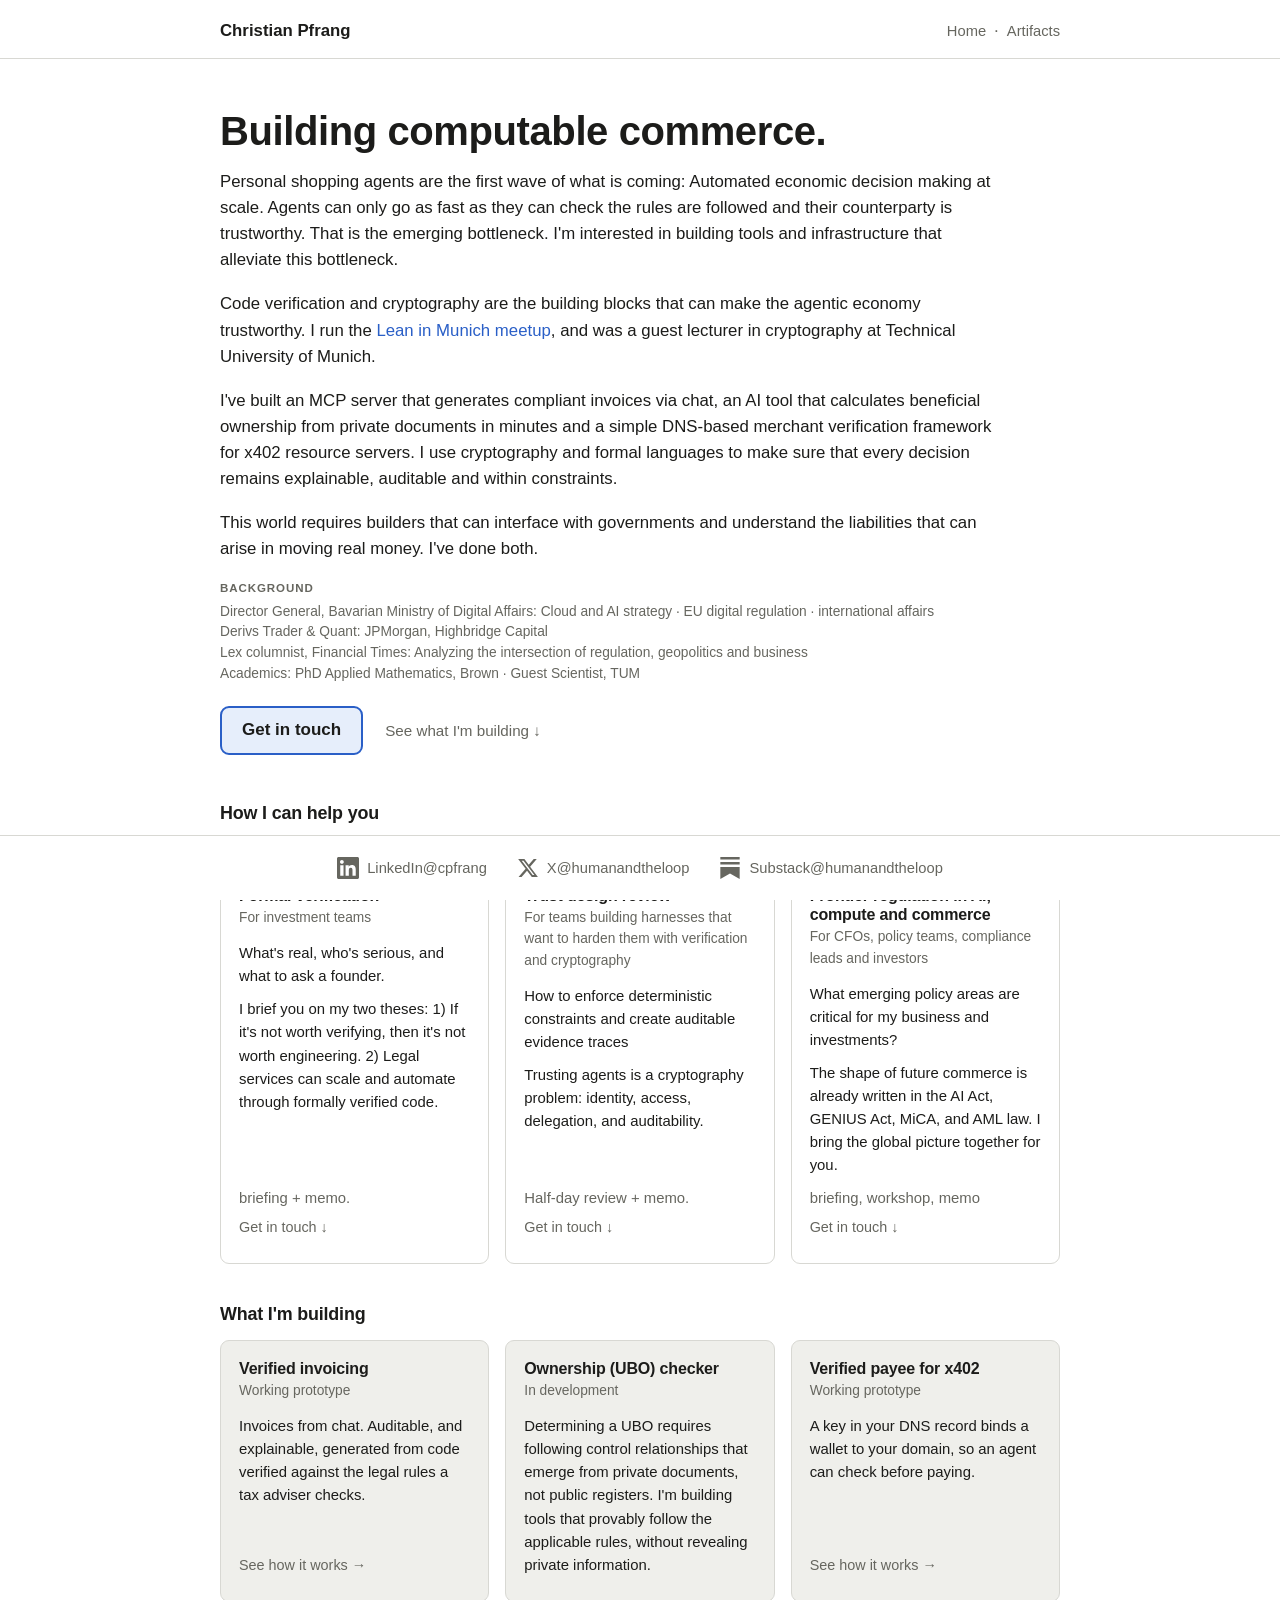
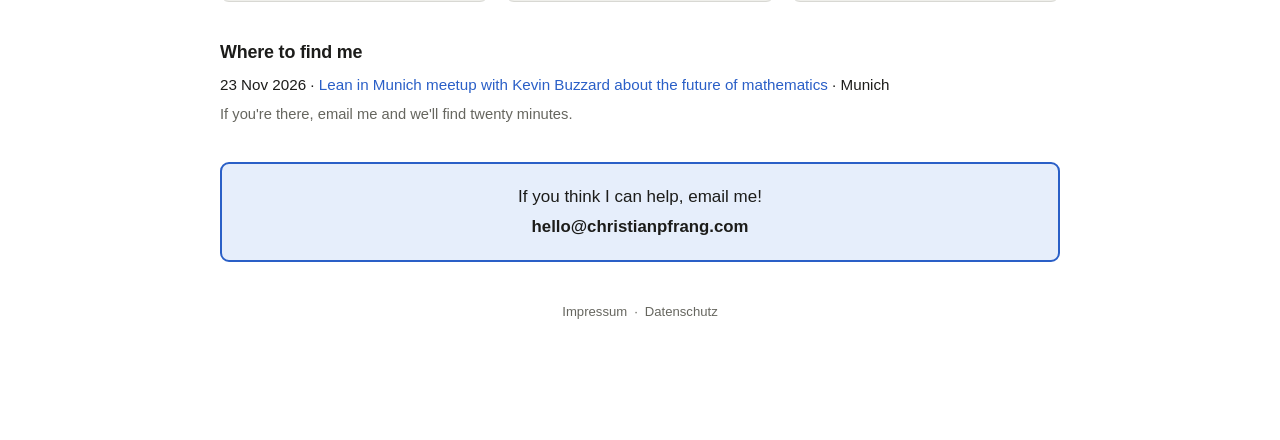
<file: index.html>
<!DOCTYPE html>
<html lang="en">
<head>
  <meta charset="UTF-8">
  <meta name="viewport" content="width=device-width, initial-scale=1.0">
  <title>Christian Pfrang — Building computable commerce</title>
  <meta name="description" content="Christian Pfrang is building tools for using agents in highly regulated environments. Examples include: verified invoicing, ultimate beneficial ownership checks, and DNS-based merchant verification for x402.">
  <link rel="canonical" href="https://www.christianpfrang.com/">
  <meta property="og:type" content="website">
  <meta property="og:site_name" content="Christian Pfrang">
  <meta property="og:title" content="Christian Pfrang — Building computable commerce">
  <meta property="og:description" content="Christian Pfrang is building tools for using agents in highly regulated environments. Examples include: verified invoicing, ultimate beneficial ownership checks, and DNS-based merchant verification for x402.">
  <meta property="og:url" content="https://www.christianpfrang.com/">
  <meta property="og:image" content="https://www.christianpfrang.com/images/og.png">
  <meta name="twitter:card" content="summary_large_image">
  <link rel="icon" href="images/favicon.svg" type="image/svg+xml">
  <link rel="stylesheet" href="site.css?v=92560a38">
</head>
<body>
  <a class="skip" href="#main">Skip to content</a>
  <header class="nav">
    <div class="wrap nav-row">
      <a class="brand" href="index.html">Christian Pfrang</a>
      <nav aria-label="Main">
        <ul class="nav-links">
          <li><a href="index.html">Home</a></li>
          <li><a href="artifacts.html">Artifacts</a></li>
        </ul>
      </nav>
    </div>
  </header>

  <main id="main" class="wrap">
  <section class="hero">
    <h1>Building computable commerce.</h1>
    <p class="lead">Personal shopping agents are the first wave of what is coming: Automated economic decision making at scale. Agents can only go as fast as they can check the rules are followed and their counterparty is trustworthy. That is the emerging bottleneck. I&#39;m interested in building tools and infrastructure that alleviate this bottleneck.</p>
    <p class="lead">Code verification and cryptography are the building blocks that can make the agentic economy trustworthy. I run the <a href="https://luma.com/user/usr-mYj1Mw12kCdvDSb" rel="noopener">Lean in Munich meetup</a>, and was a guest lecturer in cryptography at Technical University of Munich.</p>
    <p class="lead">I&#39;ve built an MCP server that generates compliant invoices via chat, an AI tool that calculates beneficial ownership from private documents in minutes and a simple DNS-based merchant verification framework for x402 resource servers. I use cryptography and formal languages to make sure that every decision remains explainable, auditable and within constraints.</p>
    <p class="lead">This world requires builders that can interface with governments and understand the liabilities that can arise in moving real money. I&#39;ve done both.</p>
    <p class="proof-heading">Background</p>
    <p class="proof">
<span>Director General, Bavarian Ministry of Digital Affairs: Cloud and AI strategy · EU digital regulation · international affairs</span><br><span>Derivs Trader &amp; Quant: JPMorgan, Highbridge Capital</span><br><span>Lex columnist, Financial Times: Analyzing the intersection of regulation, geopolitics and business</span><br><span>Academics: PhD Applied Mathematics, Brown · Guest Scientist, TUM</span>    </p>
    <p class="cta-row">
      <a class="button" href="#contact">Get in touch</a>
      <a class="quiet-link" href="#building">See what I&#39;m building ↓</a>
    </p>
  </section>

  <section id="working-with-me" class="section">
    <h2>How I can help you</h2>
    <p class="intro">I fund myself by working with investors and companies that are advancing the same frontier:</p>
    <div class="cards">
      <article class="card">
        <h3>Formal verification</h3>
        <p class="status">For investment teams</p>
        <p>What&#39;s real, who&#39;s serious, and what to ask a founder.</p>
        <p>I brief you on my two theses: 1) If it&#39;s not worth verifying, then it&#39;s not worth engineering. 2) Legal services can scale and automate through formally verified code.</p>
        <p class="format">briefing + memo.</p>
        <p class="card-link"><a href="#contact">Get in touch ↓</a></p>
      </article>
      <article class="card">
        <h3>Trust design review</h3>
        <p class="status">For teams building harnesses that want to harden them with verification and cryptography</p>
        <p>How to enforce deterministic constraints and create auditable evidence traces</p>
        <p>Trusting agents is a cryptography problem: identity, access, delegation, and auditability.</p>
        <p class="format">Half-day review + memo.</p>
        <p class="card-link"><a href="#contact">Get in touch ↓</a></p>
      </article>
      <article class="card">
        <h3>Frontier regulation in AI, compute and commerce</h3>
        <p class="status">For CFOs, policy teams, compliance leads and investors</p>
        <p>What emerging policy areas are critical for my business and investments?</p>
        <p>The shape of future commerce is already written in the AI Act, GENIUS Act, MiCA, and AML law. I bring the global picture together for you.</p>
        <p class="format">briefing, workshop, memo</p>
        <p class="card-link"><a href="#contact">Get in touch ↓</a></p>
      </article>
    </div>
  </section>

  <section id="building" class="section">
    <h2>What I&#39;m building</h2>
    <div class="cards">
      <article class="card card-tint card-linked">
        <h3><a href="https://ai-e-rechnung.christianpfrang.com">Verified invoicing</a></h3>
        <p class="status">Working prototype</p>
        <p>Invoices from chat. Auditable, and explainable, generated from code verified against the legal rules a tax adviser checks.</p>
        <p class="card-link"><a href="https://ai-e-rechnung.christianpfrang.com">See how it works →</a></p>
      </article>
      <article class="card card-tint">
        <h3>Ownership (UBO) checker</h3>
        <p class="status">In development</p>
        <p>Determining a UBO requires following control relationships that emerge from private documents, not public registers. I&#39;m building tools that provably follow the applicable rules, without revealing private information.</p>
      </article>
      <article class="card card-tint card-linked">
        <h3><a href="https://x402-merchant-verification.christianpfrang.com">Verified payee for x402</a></h3>
        <p class="status">Working prototype</p>
        <p>A key in your DNS record binds a wallet to your domain, so an agent can check before paying.</p>
        <p class="card-link"><a href="https://x402-merchant-verification.christianpfrang.com">See how it works →</a></p>
      </article>
    </div>
  </section>

  <section id="where-to-find-me" class="section">
    <h2>Where to find me</h2>
    <ul class="where">
      <li><span class="date">23 Nov 2026</span> · <a href="https://luma.com/10gfh4l4" rel="noopener">Lean in Munich meetup with Kevin Buzzard about the future of mathematics</a> · Munich</li>
    </ul>
    <p class="hook">If you&#39;re there, email me and we&#39;ll find twenty minutes.</p>
  </section>

  <section id="contact" class="contact">
    <p>If you think I can help, email me!</p>
    <p class="email">hello@christianpfrang.com</p>
  </section>
  </main>

  <footer class="footer wrap">
    <p class="legal-links"><a href="impressum.html">Impressum</a><span class="dot">·</span><a href="datenschutz.html">Datenschutz</a></p>
  </footer>

  <nav class="social-bar" aria-label="Social">
    <p class="social-links wrap">
        <a class="social-link" href="https://www.linkedin.com/in/cpfrang/" target="_blank" rel="me noopener noreferrer" aria-label="LinkedIn profile (opens in new tab)">
          <svg aria-hidden="true" viewBox="0 0 24 24" width="22" height="22" fill="currentColor"><path d="M20.447 20.452h-3.554v-5.569c0-1.328-.027-3.037-1.852-3.037-1.853 0-2.136 1.445-2.136 2.939v5.667H9.351V9h3.414v1.561h.046c.477-.9 1.637-1.85 3.37-1.85 3.601 0 4.267 2.37 4.267 5.455v6.286zM5.337 7.433c-1.144 0-2.063-.926-2.063-2.065 0-1.138.92-2.063 2.063-2.063 1.14 0 2.064.925 2.064 2.063 0 1.139-.925 2.065-2.064 2.065zm1.782 13.019H3.555V9h3.564v11.452zM22.225 0H1.771C.792 0 0 .774 0 1.729v20.542C0 23.227.792 24 1.771 24h20.451C23.2 24 24 23.227 24 22.271V1.729C24 .774 23.2 0 22.222 0h.003z"/></svg>
          <span class="social-text">LinkedIn@cpfrang</span>
        </a>
        <a class="social-link" href="https://twitter.com/humanandtheloop" target="_blank" rel="me noopener noreferrer" aria-label="X profile (opens in new tab)">
          <svg aria-hidden="true" viewBox="0 0 24 24" width="22" height="22" fill="currentColor"><path d="M18.244 2.25h3.308l-7.227 8.26 8.502 11.24H16.17l-5.214-6.817L4.99 21.75H1.68l7.73-8.835L1.254 2.25H8.08l4.713 6.231zm-1.161 17.52h1.833L7.084 4.126H5.117z"/></svg>
          <span class="social-text">X@humanandtheloop</span>
        </a>
        <a class="social-link" href="https://humanandtheloop.substack.com" target="_blank" rel="me noopener noreferrer" aria-label="Substack profile (opens in new tab)">
          <svg aria-hidden="true" viewBox="0 0 24 24" width="22" height="22" fill="currentColor"><path d="M22.539 8.242H1.46V5.406h21.08v2.836zM1.46 10.812V24L12 18.11 22.54 24V10.812H1.46zM22.54 0H1.46v2.836h21.08V0z"/></svg>
          <span class="social-text">Substack@humanandtheloop</span>
        </a>
    </p>
  </nav>
</body>
</html>
</file>
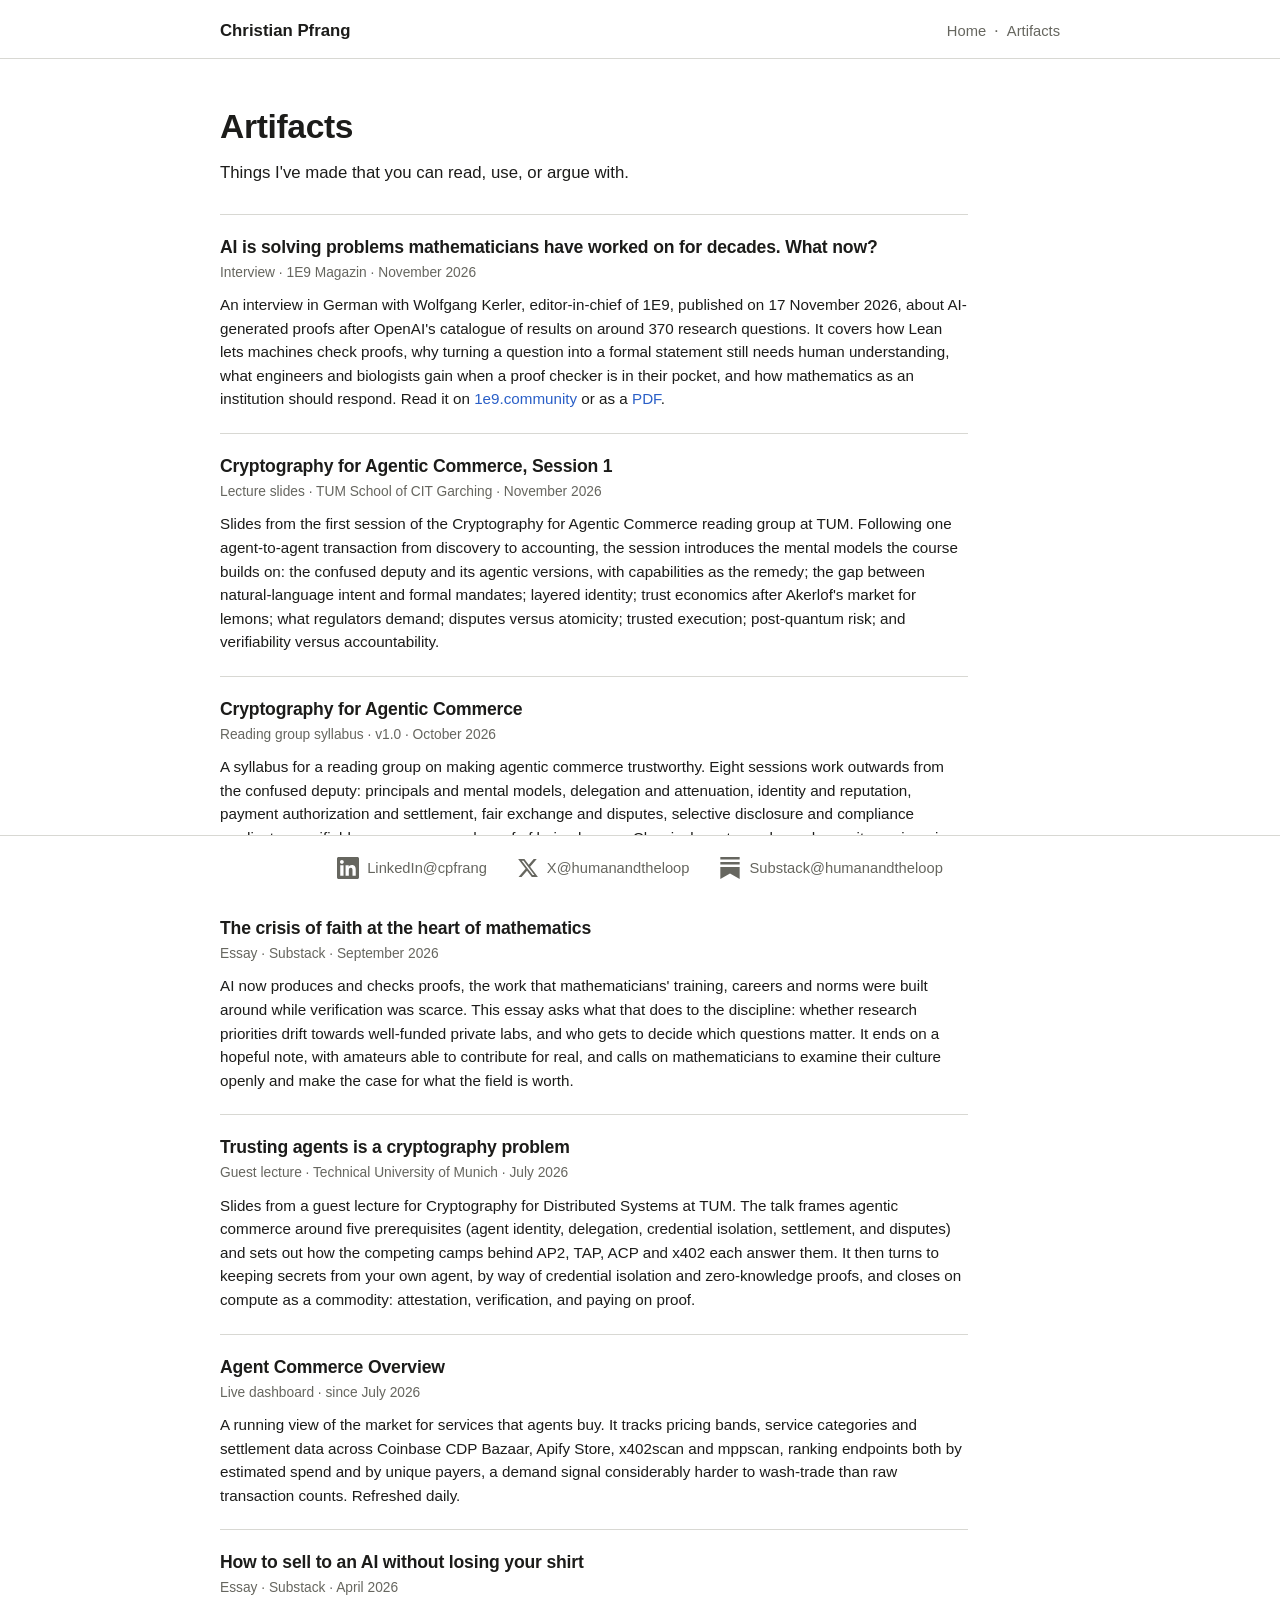
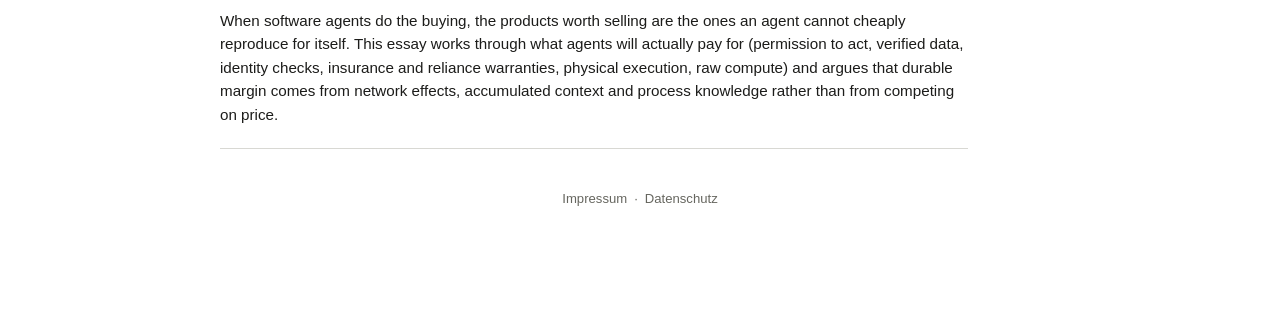
<file: artifacts.html>
<!DOCTYPE html>
<html lang="en">
<head>
  <meta charset="UTF-8">
  <meta name="viewport" content="width=device-width, initial-scale=1.0">
  <title>Artifacts — Christian Pfrang</title>
  <meta name="description" content="Things I&#39;ve made that you can read, use, or argue with.">
  <link rel="canonical" href="https://www.christianpfrang.com/artifacts.html">
  <meta property="og:type" content="website">
  <meta property="og:site_name" content="Christian Pfrang">
  <meta property="og:title" content="Artifacts — Christian Pfrang">
  <meta property="og:description" content="Things I&#39;ve made that you can read, use, or argue with.">
  <meta property="og:url" content="https://www.christianpfrang.com/artifacts.html">
  <meta property="og:image" content="https://www.christianpfrang.com/images/og.png">
  <meta name="twitter:card" content="summary_large_image">
  <link rel="icon" href="images/favicon.svg" type="image/svg+xml">
  <link rel="stylesheet" href="site.css?v=92560a38">
</head>
<body>
  <a class="skip" href="#main">Skip to content</a>
  <header class="nav">
    <div class="wrap nav-row">
      <a class="brand" href="index.html">Christian Pfrang</a>
      <nav aria-label="Main">
        <ul class="nav-links">
          <li><a href="index.html">Home</a></li>
          <li><a href="artifacts.html">Artifacts</a></li>
        </ul>
      </nav>
    </div>
  </header>

  <main id="main" class="wrap">
  <section class="page">
    <h1>Artifacts</h1>
    <p class="lead">Things I&#39;ve made that you can read, use, or argue with.</p>
    <div class="work-list">
      <article class="work-item">
        <h2><a href="files/cpfrang-1e9-interview-ai-math.pdf">AI is solving problems mathematicians have worked on for decades. What now?</a></h2>
        <p class="status">Interview · 1E9 Magazin · November 2026</p>
        <p>An interview in German with Wolfgang Kerler, editor-in-chief of 1E9, published on 17 November 2026, about AI-generated proofs after OpenAI&#39;s catalogue of results on around 370 research questions. It covers how Lean lets machines check proofs, why turning a question into a formal statement still needs human understanding, what engineers and biologists gain when a proof checker is in their pocket, and how mathematics as an institution should respond. Read it on <a href="https://www.1e9.community/magazin/ki-l%C3%B6st-probleme-an-denen-mathematiker-seit-jahrzehnten-arbeiten-was-jetzt" rel="noopener">1e9.community</a> or as a <a href="files/cpfrang-1e9-interview-ai-math.pdf" rel="noopener">PDF</a>.</p>
      </article>
      <article class="work-item">
        <h2><a href="files/cryptography_agcomm_session1.pdf">Cryptography for Agentic Commerce, Session 1</a></h2>
        <p class="status">Lecture slides · TUM School of CIT Garching · November 2026</p>
        <p>Slides from the first session of the Cryptography for Agentic Commerce reading group at TUM. Following one agent-to-agent transaction from discovery to accounting, the session introduces the mental models the course builds on: the confused deputy and its agentic versions, with capabilities as the remedy; the gap between natural-language intent and formal mandates; layered identity; trust economics after Akerlof&#39;s market for lemons; what regulators demand; disputes versus atomicity; trusted execution; post-quantum risk; and verifiability versus accountability.</p>
      </article>
      <article class="work-item">
        <h2><a href="files/agcomm-cryptography_syllabus_v1.pdf">Cryptography for Agentic Commerce</a></h2>
        <p class="status">Reading group syllabus · v1.0 · October 2026</p>
        <p>A syllabus for a reading group on making agentic commerce trustworthy. Eight sessions work outwards from the confused deputy: principals and mental models, delegation and attenuation, identity and reputation, payment authorization and settlement, fair exchange and disputes, selective disclosure and compliance predicates, verifiable governance, and proof of being human. Classical cryptography and security engineering papers are paired with the emerging agent commerce protocols and their attack literature.</p>
      </article>
      <article class="work-item">
        <h2><a href="https://humanandtheloop.substack.com/p/the-crisis-of-faith-at-the-heart" rel="noopener">The crisis of faith at the heart of mathematics</a></h2>
        <p class="status">Essay · Substack · September 2026</p>
        <p>AI now produces and checks proofs, the work that mathematicians&#39; training, careers and norms were built around while verification was scarce. This essay asks what that does to the discipline: whether research priorities drift towards well-funded private labs, and who gets to decide which questions matter. It ends on a hopeful note, with amateurs able to contribute for real, and calls on mathematicians to examine their culture openly and make the case for what the field is worth.</p>
      </article>
      <article class="work-item">
        <h2><a href="files/tum-presentation.pdf">Trusting agents is a cryptography problem</a></h2>
        <p class="status">Guest lecture · Technical University of Munich · July 2026</p>
        <p>Slides from a guest lecture for Cryptography for Distributed Systems at TUM. The talk frames agentic commerce around five prerequisites (agent identity, delegation, credential isolation, settlement, and disputes) and sets out how the competing camps behind AP2, TAP, ACP and x402 each answer them. It then turns to keeping secrets from your own agent, by way of credential isolation and zero-knowledge proofs, and closes on compute as a commodity: attestation, verification, and paying on proof.</p>
      </article>
      <article class="work-item">
        <h2><a href="https://agent-dashboard.christianpfrang.com" rel="noopener">Agent Commerce Overview</a></h2>
        <p class="status">Live dashboard · since July 2026</p>
        <p>A running view of the market for services that agents buy. It tracks pricing bands, service categories and settlement data across Coinbase CDP Bazaar, Apify Store, x402scan and mppscan, ranking endpoints both by estimated spend and by unique payers, a demand signal considerably harder to wash-trade than raw transaction counts. Refreshed daily.</p>
      </article>
      <article class="work-item">
        <h2><a href="https://humanandtheloop.substack.com/p/how-to-sell-to-an-ai-without-losing" rel="noopener">How to sell to an AI without losing your shirt</a></h2>
        <p class="status">Essay · Substack · April 2026</p>
        <p>When software agents do the buying, the products worth selling are the ones an agent cannot cheaply reproduce for itself. This essay works through what agents will actually pay for (permission to act, verified data, identity checks, insurance and reliance warranties, physical execution, raw compute) and argues that durable margin comes from network effects, accumulated context and process knowledge rather than from competing on price.</p>
      </article>
    </div>
  </section>
  </main>

  <footer class="footer wrap">
    <p class="legal-links"><a href="impressum.html">Impressum</a><span class="dot">·</span><a href="datenschutz.html">Datenschutz</a></p>
  </footer>

  <nav class="social-bar" aria-label="Social">
    <p class="social-links wrap">
        <a class="social-link" href="https://www.linkedin.com/in/cpfrang/" target="_blank" rel="me noopener noreferrer" aria-label="LinkedIn profile (opens in new tab)">
          <svg aria-hidden="true" viewBox="0 0 24 24" width="22" height="22" fill="currentColor"><path d="M20.447 20.452h-3.554v-5.569c0-1.328-.027-3.037-1.852-3.037-1.853 0-2.136 1.445-2.136 2.939v5.667H9.351V9h3.414v1.561h.046c.477-.9 1.637-1.85 3.37-1.85 3.601 0 4.267 2.37 4.267 5.455v6.286zM5.337 7.433c-1.144 0-2.063-.926-2.063-2.065 0-1.138.92-2.063 2.063-2.063 1.14 0 2.064.925 2.064 2.063 0 1.139-.925 2.065-2.064 2.065zm1.782 13.019H3.555V9h3.564v11.452zM22.225 0H1.771C.792 0 0 .774 0 1.729v20.542C0 23.227.792 24 1.771 24h20.451C23.2 24 24 23.227 24 22.271V1.729C24 .774 23.2 0 22.222 0h.003z"/></svg>
          <span class="social-text">LinkedIn@cpfrang</span>
        </a>
        <a class="social-link" href="https://twitter.com/humanandtheloop" target="_blank" rel="me noopener noreferrer" aria-label="X profile (opens in new tab)">
          <svg aria-hidden="true" viewBox="0 0 24 24" width="22" height="22" fill="currentColor"><path d="M18.244 2.25h3.308l-7.227 8.26 8.502 11.24H16.17l-5.214-6.817L4.99 21.75H1.68l7.73-8.835L1.254 2.25H8.08l4.713 6.231zm-1.161 17.52h1.833L7.084 4.126H5.117z"/></svg>
          <span class="social-text">X@humanandtheloop</span>
        </a>
        <a class="social-link" href="https://humanandtheloop.substack.com" target="_blank" rel="me noopener noreferrer" aria-label="Substack profile (opens in new tab)">
          <svg aria-hidden="true" viewBox="0 0 24 24" width="22" height="22" fill="currentColor"><path d="M22.539 8.242H1.46V5.406h21.08v2.836zM1.46 10.812V24L12 18.11 22.54 24V10.812H1.46zM22.54 0H1.46v2.836h21.08V0z"/></svg>
          <span class="social-text">Substack@humanandtheloop</span>
        </a>
    </p>
  </nav>
</body>
</html>
</file>
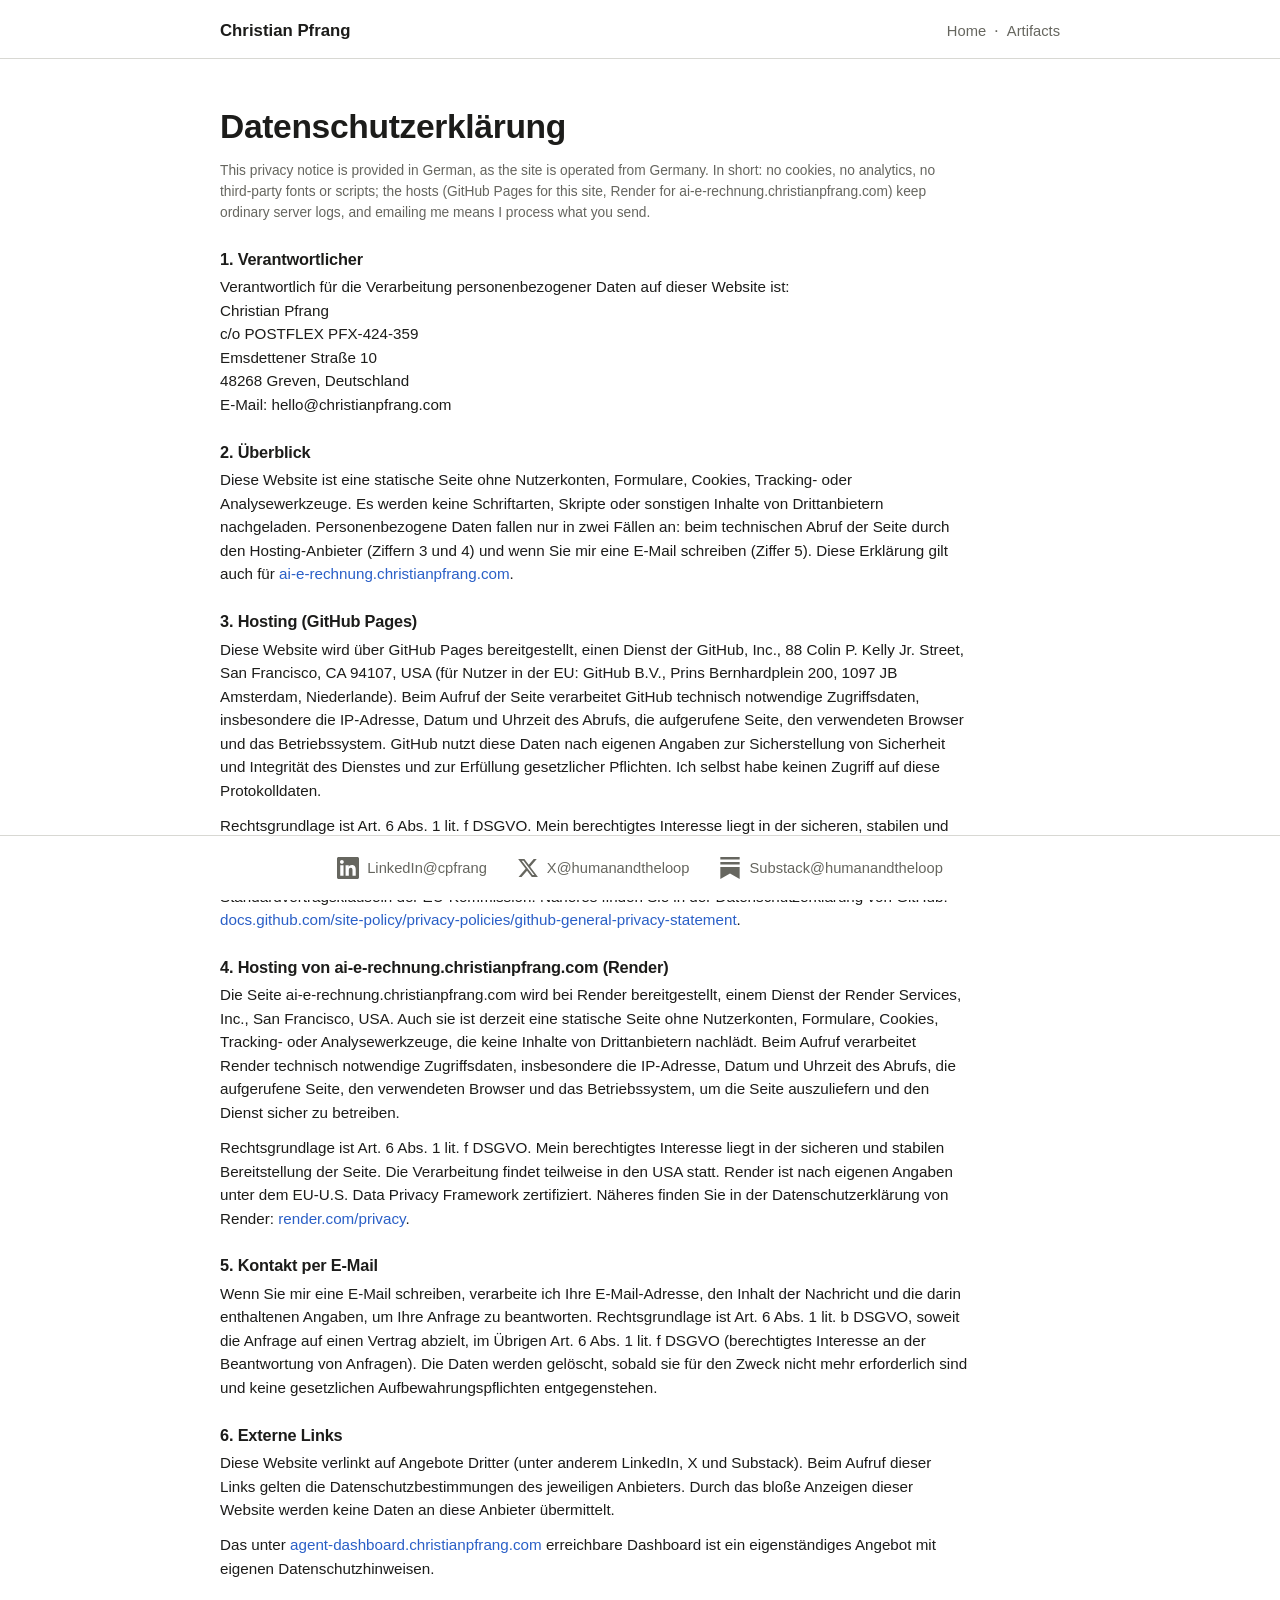
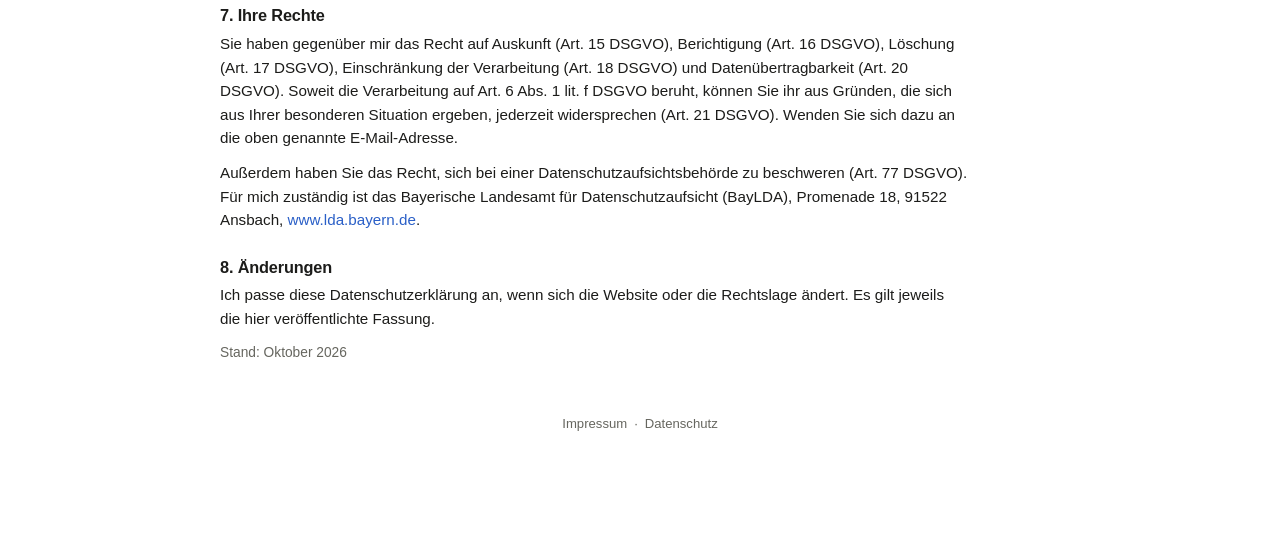
<file: datenschutz.html>
<!DOCTYPE html>
<html lang="de">
<head>
  <meta charset="UTF-8">
  <meta name="viewport" content="width=device-width, initial-scale=1.0">
  <title>Datenschutzerklärung — Christian Pfrang</title>
  <meta name="description" content="Datenschutzhinweise für christianpfrang.com">
  <link rel="canonical" href="https://www.christianpfrang.com/datenschutz.html">
  <meta property="og:type" content="website">
  <meta property="og:site_name" content="Christian Pfrang">
  <meta property="og:title" content="Datenschutzerklärung — Christian Pfrang">
  <meta property="og:description" content="Datenschutzhinweise für christianpfrang.com">
  <meta property="og:url" content="https://www.christianpfrang.com/datenschutz.html">
  <meta property="og:image" content="https://www.christianpfrang.com/images/og.png">
  <meta name="twitter:card" content="summary_large_image">
  <link rel="icon" href="images/favicon.svg" type="image/svg+xml">
  <link rel="stylesheet" href="site.css?v=92560a38">
</head>
<body>
  <a class="skip" href="#main">Skip to content</a>
  <header class="nav">
    <div class="wrap nav-row">
      <a class="brand" href="index.html">Christian Pfrang</a>
      <nav aria-label="Main">
        <ul class="nav-links">
          <li><a href="index.html">Home</a></li>
          <li><a href="artifacts.html">Artifacts</a></li>
        </ul>
      </nav>
    </div>
  </header>

  <main id="main" class="wrap">
  <section class="page legal">
    <h1>Datenschutzerklärung</h1>
    <p class="status">This privacy notice is provided in German, as the site is operated from Germany. In short: no cookies, no analytics, no third-party fonts or scripts; the hosts (GitHub Pages for this site, Render for ai-e-rechnung.christianpfrang.com) keep ordinary server logs, and emailing me means I process what you send.</p>

    <h2>1. Verantwortlicher</h2>
    <p>
      Verantwortlich für die Verarbeitung personenbezogener Daten auf dieser Website ist:<br>
      Christian Pfrang<br>
      c/o POSTFLEX PFX-424-359<br>
      Emsdettener Straße 10<br>
      48268 Greven, Deutschland<br>
      E-Mail: hello@christianpfrang.com
    </p>

    <h2>2. Überblick</h2>
    <p>
      Diese Website ist eine statische Seite ohne Nutzerkonten, Formulare, Cookies, Tracking- oder
      Analysewerkzeuge. Es werden keine Schriftarten, Skripte oder sonstigen Inhalte von Drittanbietern
      nachgeladen. Personenbezogene Daten fallen nur in zwei Fällen an: beim technischen Abruf der Seite
      durch den Hosting-Anbieter (Ziffern 3 und 4) und wenn Sie mir eine E-Mail schreiben (Ziffer 5).
      Diese Erklärung gilt auch für <a href="https://ai-e-rechnung.christianpfrang.com" rel="noopener">ai-e-rechnung.christianpfrang.com</a>.
    </p>

    <h2>3. Hosting (GitHub Pages)</h2>
    <p>
      Diese Website wird über GitHub Pages bereitgestellt, einen Dienst der GitHub, Inc., 88 Colin P. Kelly
      Jr. Street, San Francisco, CA 94107, USA (für Nutzer in der EU: GitHub B.V., Prins Bernhardplein 200,
      1097 JB Amsterdam, Niederlande). Beim Aufruf der Seite verarbeitet GitHub technisch notwendige
      Zugriffsdaten, insbesondere die IP-Adresse, Datum und Uhrzeit des Abrufs, die aufgerufene Seite,
      den verwendeten Browser und das Betriebssystem. GitHub nutzt diese Daten nach eigenen Angaben zur
      Sicherstellung von Sicherheit und Integrität des Dienstes und zur Erfüllung gesetzlicher Pflichten.
      Ich selbst habe keinen Zugriff auf diese Protokolldaten.
    </p>
    <p>
      Rechtsgrundlage ist Art. 6 Abs. 1 lit. f DSGVO. Mein berechtigtes Interesse liegt in der sicheren,
      stabilen und kostengünstigen Bereitstellung der Website. Die Verarbeitung findet teilweise in den
      USA statt. GitHub ist nach eigenen Angaben unter dem EU-U.S. Data Privacy Framework zertifiziert;
      darüber hinaus bestehen Standardvertragsklauseln der EU-Kommission. Näheres finden Sie in der
      Datenschutzerklärung von GitHub:
      <a href="https://docs.github.com/site-policy/privacy-policies/github-general-privacy-statement" rel="noopener">docs.github.com/site-policy/privacy-policies/github-general-privacy-statement</a>.
    </p>

    <h2>4. Hosting von ai-e-rechnung.christianpfrang.com (Render)</h2>
    <p>
      Die Seite ai-e-rechnung.christianpfrang.com wird bei Render bereitgestellt, einem Dienst der
      Render Services, Inc., San Francisco, USA. Auch sie ist derzeit eine statische Seite ohne
      Nutzerkonten, Formulare, Cookies, Tracking- oder Analysewerkzeuge, die keine Inhalte von
      Drittanbietern nachlädt. Beim Aufruf verarbeitet Render technisch notwendige Zugriffsdaten,
      insbesondere die IP-Adresse, Datum und Uhrzeit des Abrufs, die aufgerufene Seite, den verwendeten
      Browser und das Betriebssystem, um die Seite auszuliefern und den Dienst sicher zu betreiben.
    </p>
    <p>
      Rechtsgrundlage ist Art. 6 Abs. 1 lit. f DSGVO. Mein berechtigtes Interesse liegt in der sicheren
      und stabilen Bereitstellung der Seite. Die Verarbeitung findet teilweise in den USA statt. Render
      ist nach eigenen Angaben unter dem EU-U.S. Data Privacy Framework zertifiziert. Näheres finden Sie
      in der Datenschutzerklärung von Render:
      <a href="https://render.com/privacy" rel="noopener">render.com/privacy</a>.
    </p>

    <h2>5. Kontakt per E-Mail</h2>
    <p>
      Wenn Sie mir eine E-Mail schreiben, verarbeite ich Ihre E-Mail-Adresse, den Inhalt der Nachricht
      und die darin enthaltenen Angaben, um Ihre Anfrage zu beantworten. Rechtsgrundlage ist Art. 6 Abs. 1
      lit. b DSGVO, soweit die Anfrage auf einen Vertrag abzielt, im Übrigen Art. 6 Abs. 1 lit. f DSGVO
      (berechtigtes Interesse an der Beantwortung von Anfragen). Die Daten werden gelöscht, sobald sie
      für den Zweck nicht mehr erforderlich sind und keine gesetzlichen Aufbewahrungspflichten
      entgegenstehen.
    </p>

    <h2>6. Externe Links</h2>
    <p>
      Diese Website verlinkt auf Angebote Dritter (unter anderem LinkedIn, X und Substack). Beim Aufruf
      dieser Links gelten die Datenschutzbestimmungen des jeweiligen Anbieters. Durch das bloße Anzeigen
      dieser Website werden keine Daten an diese Anbieter übermittelt.
    </p>
    <p>
      Das unter <a href="https://agent-dashboard.christianpfrang.com" rel="noopener">agent-dashboard.christianpfrang.com</a>
      erreichbare Dashboard ist ein eigenständiges Angebot mit eigenen Datenschutzhinweisen.
    </p>

    <h2>7. Ihre Rechte</h2>
    <p>
      Sie haben gegenüber mir das Recht auf Auskunft (Art. 15 DSGVO), Berichtigung (Art. 16 DSGVO),
      Löschung (Art. 17 DSGVO), Einschränkung der Verarbeitung (Art. 18 DSGVO) und Datenübertragbarkeit
      (Art. 20 DSGVO). Soweit die Verarbeitung auf Art. 6 Abs. 1 lit. f DSGVO beruht, können Sie ihr aus
      Gründen, die sich aus Ihrer besonderen Situation ergeben, jederzeit widersprechen (Art. 21 DSGVO).
      Wenden Sie sich dazu an die oben genannte E-Mail-Adresse.
    </p>
    <p>
      Außerdem haben Sie das Recht, sich bei einer Datenschutzaufsichtsbehörde zu beschweren
      (Art. 77 DSGVO). Für mich zuständig ist das Bayerische Landesamt für Datenschutzaufsicht (BayLDA),
      Promenade 18, 91522 Ansbach, <a href="https://www.lda.bayern.de" rel="noopener">www.lda.bayern.de</a>.
    </p>

    <h2>8. Änderungen</h2>
    <p>
      Ich passe diese Datenschutzerklärung an, wenn sich die Website oder die Rechtslage ändert. Es gilt
      jeweils die hier veröffentlichte Fassung.
    </p>

    <p class="status">Stand: Oktober 2026</p>
  </section>
  </main>

  <footer class="footer wrap">
    <p class="legal-links"><a href="impressum.html">Impressum</a><span class="dot">·</span><a href="datenschutz.html">Datenschutz</a></p>
  </footer>

  <nav class="social-bar" aria-label="Social">
    <p class="social-links wrap">
        <a class="social-link" href="https://www.linkedin.com/in/cpfrang/" target="_blank" rel="me noopener noreferrer" aria-label="LinkedIn profile (opens in new tab)">
          <svg aria-hidden="true" viewBox="0 0 24 24" width="22" height="22" fill="currentColor"><path d="M20.447 20.452h-3.554v-5.569c0-1.328-.027-3.037-1.852-3.037-1.853 0-2.136 1.445-2.136 2.939v5.667H9.351V9h3.414v1.561h.046c.477-.9 1.637-1.85 3.37-1.85 3.601 0 4.267 2.37 4.267 5.455v6.286zM5.337 7.433c-1.144 0-2.063-.926-2.063-2.065 0-1.138.92-2.063 2.063-2.063 1.14 0 2.064.925 2.064 2.063 0 1.139-.925 2.065-2.064 2.065zm1.782 13.019H3.555V9h3.564v11.452zM22.225 0H1.771C.792 0 0 .774 0 1.729v20.542C0 23.227.792 24 1.771 24h20.451C23.2 24 24 23.227 24 22.271V1.729C24 .774 23.2 0 22.222 0h.003z"/></svg>
          <span class="social-text">LinkedIn@cpfrang</span>
        </a>
        <a class="social-link" href="https://twitter.com/humanandtheloop" target="_blank" rel="me noopener noreferrer" aria-label="X profile (opens in new tab)">
          <svg aria-hidden="true" viewBox="0 0 24 24" width="22" height="22" fill="currentColor"><path d="M18.244 2.25h3.308l-7.227 8.26 8.502 11.24H16.17l-5.214-6.817L4.99 21.75H1.68l7.73-8.835L1.254 2.25H8.08l4.713 6.231zm-1.161 17.52h1.833L7.084 4.126H5.117z"/></svg>
          <span class="social-text">X@humanandtheloop</span>
        </a>
        <a class="social-link" href="https://humanandtheloop.substack.com" target="_blank" rel="me noopener noreferrer" aria-label="Substack profile (opens in new tab)">
          <svg aria-hidden="true" viewBox="0 0 24 24" width="22" height="22" fill="currentColor"><path d="M22.539 8.242H1.46V5.406h21.08v2.836zM1.46 10.812V24L12 18.11 22.54 24V10.812H1.46zM22.54 0H1.46v2.836h21.08V0z"/></svg>
          <span class="social-text">Substack@humanandtheloop</span>
        </a>
    </p>
  </nav>
</body>
</html>
</file>
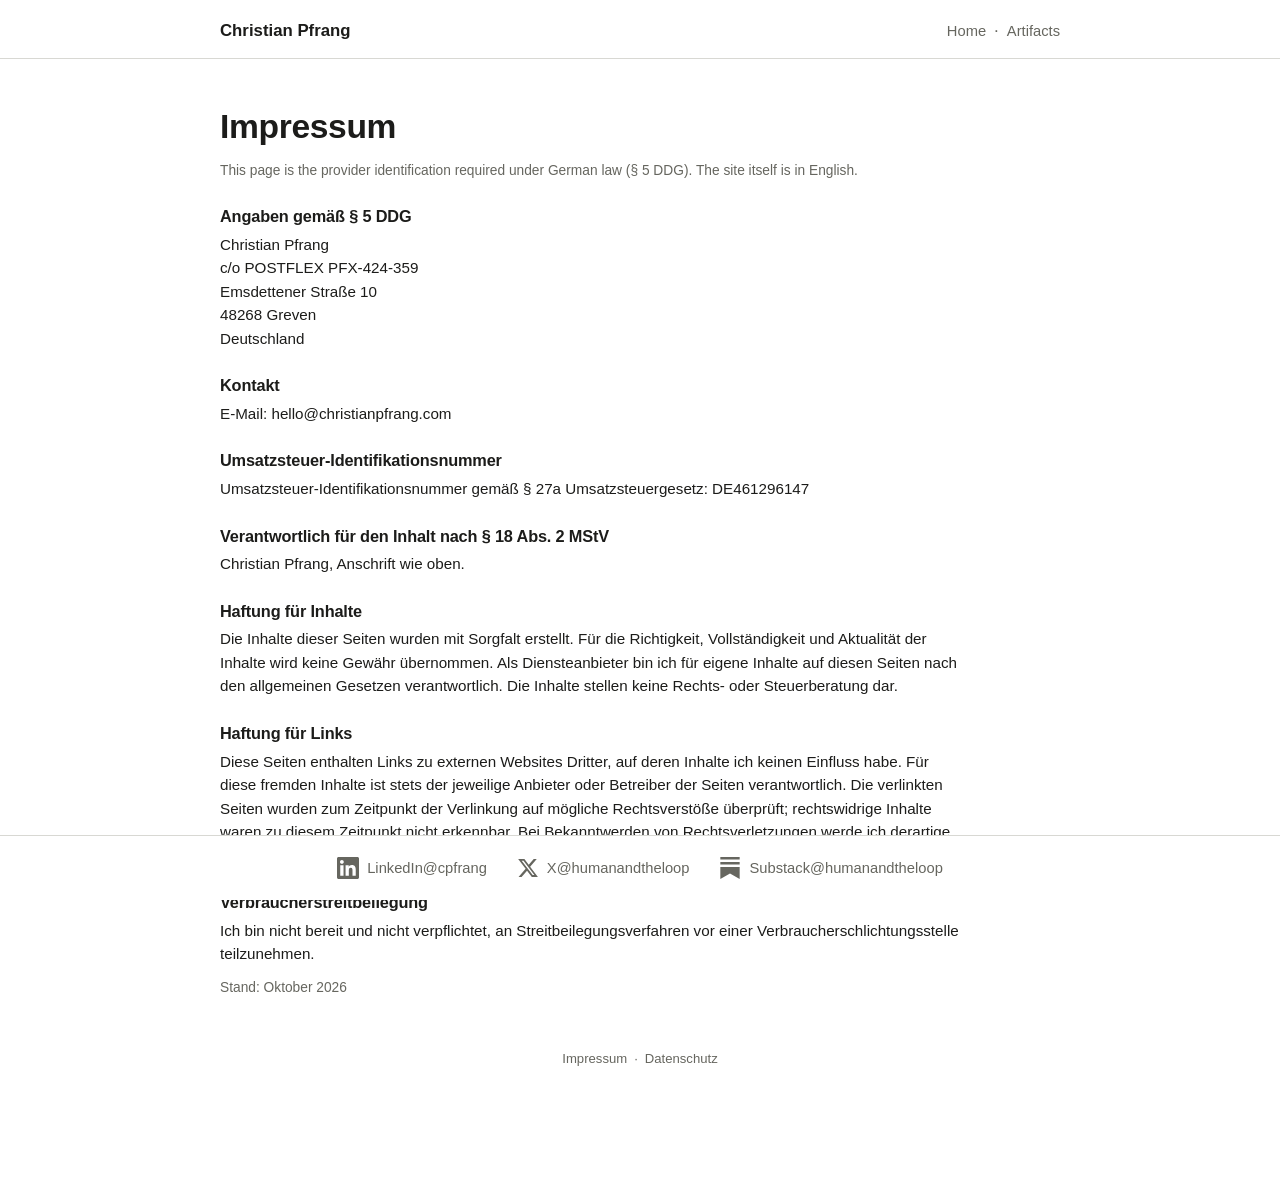
<file: impressum.html>
<!DOCTYPE html>
<html lang="de">
<head>
  <meta charset="UTF-8">
  <meta name="viewport" content="width=device-width, initial-scale=1.0">
  <title>Impressum — Christian Pfrang</title>
  <meta name="description" content="Anbieterkennzeichnung für christianpfrang.com">
  <link rel="canonical" href="https://www.christianpfrang.com/impressum.html">
  <meta property="og:type" content="website">
  <meta property="og:site_name" content="Christian Pfrang">
  <meta property="og:title" content="Impressum — Christian Pfrang">
  <meta property="og:description" content="Anbieterkennzeichnung für christianpfrang.com">
  <meta property="og:url" content="https://www.christianpfrang.com/impressum.html">
  <meta property="og:image" content="https://www.christianpfrang.com/images/og.png">
  <meta name="twitter:card" content="summary_large_image">
  <link rel="icon" href="images/favicon.svg" type="image/svg+xml">
  <link rel="stylesheet" href="site.css?v=92560a38">
</head>
<body>
  <a class="skip" href="#main">Skip to content</a>
  <header class="nav">
    <div class="wrap nav-row">
      <a class="brand" href="index.html">Christian Pfrang</a>
      <nav aria-label="Main">
        <ul class="nav-links">
          <li><a href="index.html">Home</a></li>
          <li><a href="artifacts.html">Artifacts</a></li>
        </ul>
      </nav>
    </div>
  </header>

  <main id="main" class="wrap">
  <section class="page legal">
    <h1>Impressum</h1>
    <p class="status">This page is the provider identification required under German law (§ 5 DDG). The site itself is in English.</p>

    <h2>Angaben gemäß § 5 DDG</h2>
    <p>
      Christian Pfrang<br>
      c/o POSTFLEX PFX-424-359<br>
      Emsdettener Straße 10<br>
      48268 Greven<br>
      Deutschland
    </p>

    <h2>Kontakt</h2>
    <p>
      E-Mail: hello@christianpfrang.com    </p>

    <h2>Umsatzsteuer-Identifikationsnummer</h2>
    <p>Umsatzsteuer-Identifikationsnummer gemäß § 27a Umsatzsteuergesetz: DE461296147</p>

    <h2>Verantwortlich für den Inhalt nach § 18 Abs. 2 MStV</h2>
    <p>Christian Pfrang, Anschrift wie oben.</p>

    <h2>Haftung für Inhalte</h2>
    <p>
      Die Inhalte dieser Seiten wurden mit Sorgfalt erstellt. Für die Richtigkeit, Vollständigkeit und
      Aktualität der Inhalte wird keine Gewähr übernommen. Als Diensteanbieter bin ich für eigene Inhalte
      auf diesen Seiten nach den allgemeinen Gesetzen verantwortlich. Die Inhalte stellen keine Rechts-
      oder Steuerberatung dar.
    </p>

    <h2>Haftung für Links</h2>
    <p>
      Diese Seiten enthalten Links zu externen Websites Dritter, auf deren Inhalte ich keinen Einfluss habe.
      Für diese fremden Inhalte ist stets der jeweilige Anbieter oder Betreiber der Seiten verantwortlich.
      Die verlinkten Seiten wurden zum Zeitpunkt der Verlinkung auf mögliche Rechtsverstöße überprüft;
      rechtswidrige Inhalte waren zu diesem Zeitpunkt nicht erkennbar. Bei Bekanntwerden von
      Rechtsverletzungen werde ich derartige Links umgehend entfernen.
    </p>

    <h2>Verbraucherstreitbeilegung</h2>
    <p>
      Ich bin nicht bereit und nicht verpflichtet, an Streitbeilegungsverfahren vor einer
      Verbraucherschlichtungsstelle teilzunehmen.
    </p>

    <p class="status">Stand: Oktober 2026</p>
  </section>
  </main>

  <footer class="footer wrap">
    <p class="legal-links"><a href="impressum.html">Impressum</a><span class="dot">·</span><a href="datenschutz.html">Datenschutz</a></p>
  </footer>

  <nav class="social-bar" aria-label="Social">
    <p class="social-links wrap">
        <a class="social-link" href="https://www.linkedin.com/in/cpfrang/" target="_blank" rel="me noopener noreferrer" aria-label="LinkedIn profile (opens in new tab)">
          <svg aria-hidden="true" viewBox="0 0 24 24" width="22" height="22" fill="currentColor"><path d="M20.447 20.452h-3.554v-5.569c0-1.328-.027-3.037-1.852-3.037-1.853 0-2.136 1.445-2.136 2.939v5.667H9.351V9h3.414v1.561h.046c.477-.9 1.637-1.85 3.37-1.85 3.601 0 4.267 2.37 4.267 5.455v6.286zM5.337 7.433c-1.144 0-2.063-.926-2.063-2.065 0-1.138.92-2.063 2.063-2.063 1.14 0 2.064.925 2.064 2.063 0 1.139-.925 2.065-2.064 2.065zm1.782 13.019H3.555V9h3.564v11.452zM22.225 0H1.771C.792 0 0 .774 0 1.729v20.542C0 23.227.792 24 1.771 24h20.451C23.2 24 24 23.227 24 22.271V1.729C24 .774 23.2 0 22.222 0h.003z"/></svg>
          <span class="social-text">LinkedIn@cpfrang</span>
        </a>
        <a class="social-link" href="https://twitter.com/humanandtheloop" target="_blank" rel="me noopener noreferrer" aria-label="X profile (opens in new tab)">
          <svg aria-hidden="true" viewBox="0 0 24 24" width="22" height="22" fill="currentColor"><path d="M18.244 2.25h3.308l-7.227 8.26 8.502 11.24H16.17l-5.214-6.817L4.99 21.75H1.68l7.73-8.835L1.254 2.25H8.08l4.713 6.231zm-1.161 17.52h1.833L7.084 4.126H5.117z"/></svg>
          <span class="social-text">X@humanandtheloop</span>
        </a>
        <a class="social-link" href="https://humanandtheloop.substack.com" target="_blank" rel="me noopener noreferrer" aria-label="Substack profile (opens in new tab)">
          <svg aria-hidden="true" viewBox="0 0 24 24" width="22" height="22" fill="currentColor"><path d="M22.539 8.242H1.46V5.406h21.08v2.836zM1.46 10.812V24L12 18.11 22.54 24V10.812H1.46zM22.54 0H1.46v2.836h21.08V0z"/></svg>
          <span class="social-text">Substack@humanandtheloop</span>
        </a>
    </p>
  </nav>
</body>
</html>
</file>
<file: site.css>
/* christianpfrang.com — layout and look. Text lives in content.yml, not here. */

:root {
  --ink: #1c1c1a;
  --quiet: #66665f;
  --rule: #d8d8d3;
  --tint: #efefeb;
  --accent: #2a5fc7;
  --accent-tint: #e6eefb;
  --bg: #ffffff;
  --measure: 880px;
  --gutter: 20px;
  --font: -apple-system, BlinkMacSystemFont, "Segoe UI", Roboto, "Helvetica Neue", Helvetica, Arial, sans-serif;
}

* { box-sizing: border-box; }

html { -webkit-text-size-adjust: 100%; scroll-behavior: smooth; scroll-padding-top: 72px; }

body {
  margin: 0;
  font-family: var(--font);
  font-size: 17px;
  line-height: 1.55;
  color: var(--ink);
  background: var(--bg);
  padding-bottom: 64px; /* room for the fixed social bar */
}

a { color: var(--accent); text-decoration: none; }
a:hover, a:focus-visible { text-decoration: underline; }
a:focus-visible, .button:focus-visible { outline: 2px solid var(--accent); outline-offset: 3px; }

h1, h2, h3 { font-weight: 650; line-height: 1.2; margin: 0; letter-spacing: -0.01em; }
p { margin: 0 0 0.75em; }

.wrap {
  max-width: var(--measure);
  margin: 0 auto;
  padding-left: var(--gutter);
  padding-right: var(--gutter);
}

.skip {
  position: absolute; left: -999px; top: 0;
  background: var(--ink); color: #fff; padding: 8px 12px;
}
.skip:focus { left: 8px; top: 8px; z-index: 10; }

/* ---------- nav ---------- */
/* Stays at the top while scrolling. */
.nav { position: sticky; top: 0; z-index: 10; background: var(--bg); border-bottom: 1px solid var(--rule); }
.nav-row {
  display: flex; flex-wrap: wrap; align-items: baseline; justify-content: space-between;
  gap: 6px 24px; padding-top: 18px; padding-bottom: 14px;
}
.brand { color: var(--ink); font-weight: 650; font-size: 1.05rem; }
.brand:hover { text-decoration: none; }
.nav-links { list-style: none; margin: 0; padding: 0; display: flex; flex-wrap: wrap; gap: 4px 0; }
.nav-links li:not(:last-child)::after { content: "·"; color: var(--quiet); margin: 0 8px; }
.nav-links a { color: var(--quiet); font-size: 0.92rem; }
.nav-links a:hover { color: var(--ink); }

/* ---------- hero ---------- */
.hero { padding-top: 48px; }
.hero h1 { font-size: clamp(1.85rem, 1.2rem + 2.6vw, 2.5rem); margin-bottom: 14px; }
.lead { font-size: 1.05rem; max-width: 46em; margin-bottom: 18px; }
.proof { color: var(--quiet); font-size: 0.86rem; line-height: 1.5; margin-bottom: 22px; }
.proof-heading { color: var(--quiet); font-size: 0.72rem; font-weight: 600; text-transform: uppercase; letter-spacing: 0.08em; margin-bottom: 4px; }
.cta-row { display: flex; flex-wrap: wrap; align-items: center; gap: 12px 22px; margin-bottom: 8px; }

.button {
  display: inline-block;
  padding: 9px 20px;
  border: 2px solid var(--accent);
  border-radius: 9px;
  background: var(--accent-tint);
  color: var(--ink);
  font-weight: 600;
}
.button:hover { background: var(--accent); color: #fff; text-decoration: none; }
.quiet-link { color: var(--quiet); font-size: 0.95rem; }

/* ---------- sections and cards ---------- */
.section { padding-top: 40px; }
.section h2 { font-size: 1.12rem; margin-bottom: 6px; }
.intro { color: var(--quiet); font-size: 0.92rem; margin-bottom: 14px; }
.section h2 + .cards { margin-top: 14px; }

.cards {
  display: grid;
  grid-template-columns: repeat(3, minmax(0, 1fr));
  gap: 16px;
}
.card {
  border: 1px solid var(--rule);
  border-radius: 9px;
  padding: 18px 18px 14px;
  background: var(--bg);
  display: flex; flex-direction: column;
}
.card-tint { background: var(--tint); }
.card h3 { font-size: 1rem; margin-bottom: 2px; }
.card p { font-size: 0.93rem; margin-bottom: 10px; }
.card .status, .card .format { color: var(--quiet); }
.card .status { font-size: 0.86rem; margin-bottom: 14px; }
.card .format { margin-top: auto; margin-bottom: 6px; }
.card-link { margin-bottom: 0; }
.card-tint .card-link { margin-top: auto; }
.card h3 a { color: inherit; text-decoration: none; }
.card h3 a:hover { color: var(--accent); }
/* A card with a link: the title link covers the whole card, so a click anywhere opens it. */
.card-linked { position: relative; transition: border-color 0.15s; }
.card-linked h3 a::after { content: ""; position: absolute; inset: 0; border-radius: inherit; }
.card-linked:hover { border-color: var(--accent); }
.card-linked:hover h3 a, .card-linked:hover .card-link a { color: var(--accent); }
.card-linked h3 a:focus-visible { outline: none; }
.card-linked:focus-within { outline: 2px solid var(--accent); outline-offset: 2px; }
.card-link a { color: var(--quiet); font-size: 0.9rem; }
.card-link a:hover { color: var(--accent); }

/* ---------- where to find me ---------- */
.where { list-style: none; margin: 10px 0 6px; padding: 0; font-size: 0.95rem; }
.where li { margin-bottom: 4px; }
.where .date { font-variant-numeric: tabular-nums; }
.hook { color: var(--quiet); font-size: 0.92rem; }

/* ---------- contact band ---------- */
.contact {
  margin-top: 36px;
  padding: 20px 18px;
  border: 2px solid var(--accent);
  border-radius: 9px;
  background: var(--accent-tint);
  text-align: center;
}
.contact p { margin: 0; }
.contact p + p { margin-top: 4px; }
.contact .email { color: var(--ink); font-weight: 650; font-size: 1.05rem; overflow-wrap: anywhere; }

/* ---------- footer ---------- */
.footer { padding-top: 40px; padding-bottom: 48px; color: var(--quiet); font-size: 0.86rem; text-align: center; }
.footer a { color: var(--quiet); }
.footer a:hover { color: var(--ink); }
.footer .dot { margin: 0 7px; }
.footer p { margin-bottom: 6px; }
.legal-links { font-size: 0.82rem; }

/* ---------- social bar: fixed to the bottom of the screen ---------- */
.social-bar {
  position: fixed; left: 0; right: 0; bottom: 0; z-index: 10;
  background: var(--bg); border-top: 1px solid var(--rule);
}
.social-links {
  display: flex; justify-content: center; align-items: center; gap: 30px;
  height: 64px; margin: 0 auto;
}
.social-link { display: flex; align-items: center; gap: 8px; color: var(--quiet); font-size: 0.92rem; font-weight: 500; line-height: 1; }
.social-link svg { display: block; flex: none; }
.social-link:hover { color: var(--ink); text-decoration: none; }

/* ---------- inner pages (Work, Impressum, Datenschutz) ---------- */
.page { padding-top: 48px; }
.page h1 { font-size: clamp(1.7rem, 1.2rem + 2vw, 2.1rem); margin-bottom: 12px; }
.page .lead { margin-bottom: 28px; }
.work-item { padding: 22px 0; border-top: 1px solid var(--rule); max-width: 44em; }
.work-item:last-child { border-bottom: 1px solid var(--rule); }
.work-item h2 { font-size: 1.1rem; margin-bottom: 4px; }
.work-item h2 a { color: var(--ink); }
.work-item h2 a:hover { color: var(--accent); }
.work-item .status { color: var(--quiet); font-size: 0.86rem; margin-bottom: 10px; }
.work-item p { font-size: 0.95rem; margin-bottom: 0; }

.legal { max-width: 44em; }
.legal h2 { font-size: 1.02rem; margin: 26px 0 6px; }
.legal p { font-size: 0.95rem; }
.legal .status { color: var(--quiet); font-size: 0.86rem; }
.legal a { overflow-wrap: anywhere; }

/* ---------- small screens ---------- */
@media (max-width: 719px) {
  body { font-size: 16px; }
  .cards { grid-template-columns: 1fr; }
  .hero { padding-top: 32px; }
  .section { padding-top: 34px; }
  .lead { font-size: 1rem; }
  .nav-row { padding-top: 14px; padding-bottom: 12px; }
  .nav-links a { font-size: 0.88rem; }
  .nav-links li:not(:last-child)::after { margin: 0 6px; }
  .contact { padding: 18px 14px; }
  .footer .dot { margin: 0 5px; }
  .social-links { gap: 20px; }
}

/* Phones: icons only, like the live site, so the bar doesn't look cramped. */
@media (max-width: 480px) {
  .social-text { display: none; }
  .social-links { gap: 28px; }
  .social-link { padding: 8px; }
}

@media (min-width: 720px) and (max-width: 879px) {
  .card { padding: 16px 14px 12px; }
}

@media print {
  .nav, .footer, .social-bar, .cta-row { display: none; }
  body { padding-bottom: 0; }
  .card { break-inside: avoid; }
}
</file>
